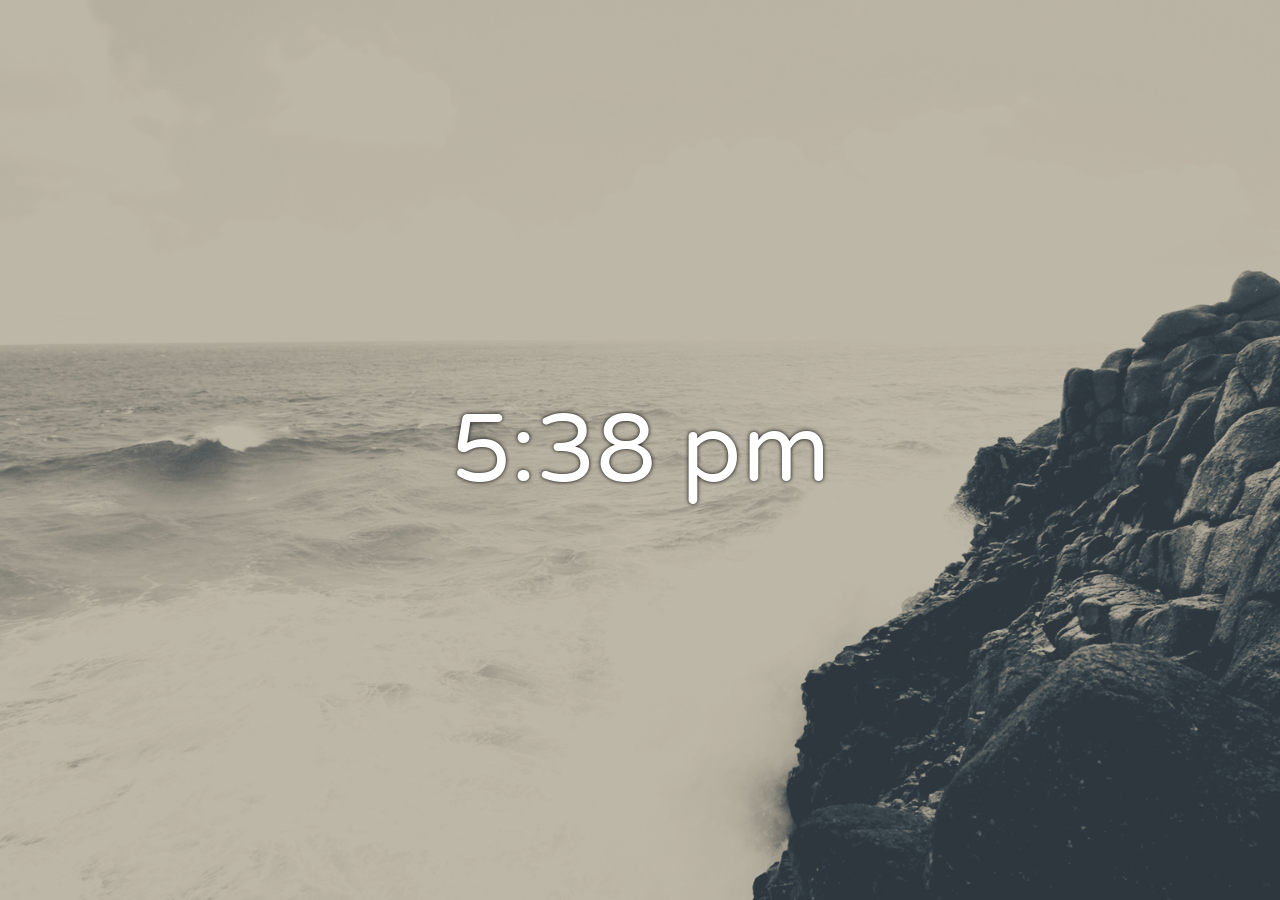
<file: index.html>
<!DOCTYPE html>
<html lang="en">
<head>
    <meta charset="UTF-8">
    <meta name="viewport" content="width=device-width, initial-scale=1.0">
    <title>New Tab</title>
    <link rel="stylesheet" href="styles.css">
</head>
<body>
    <div class="clock" id="clock"></div>
    <script src="script.js"></script>
</body>
</html>
</file>
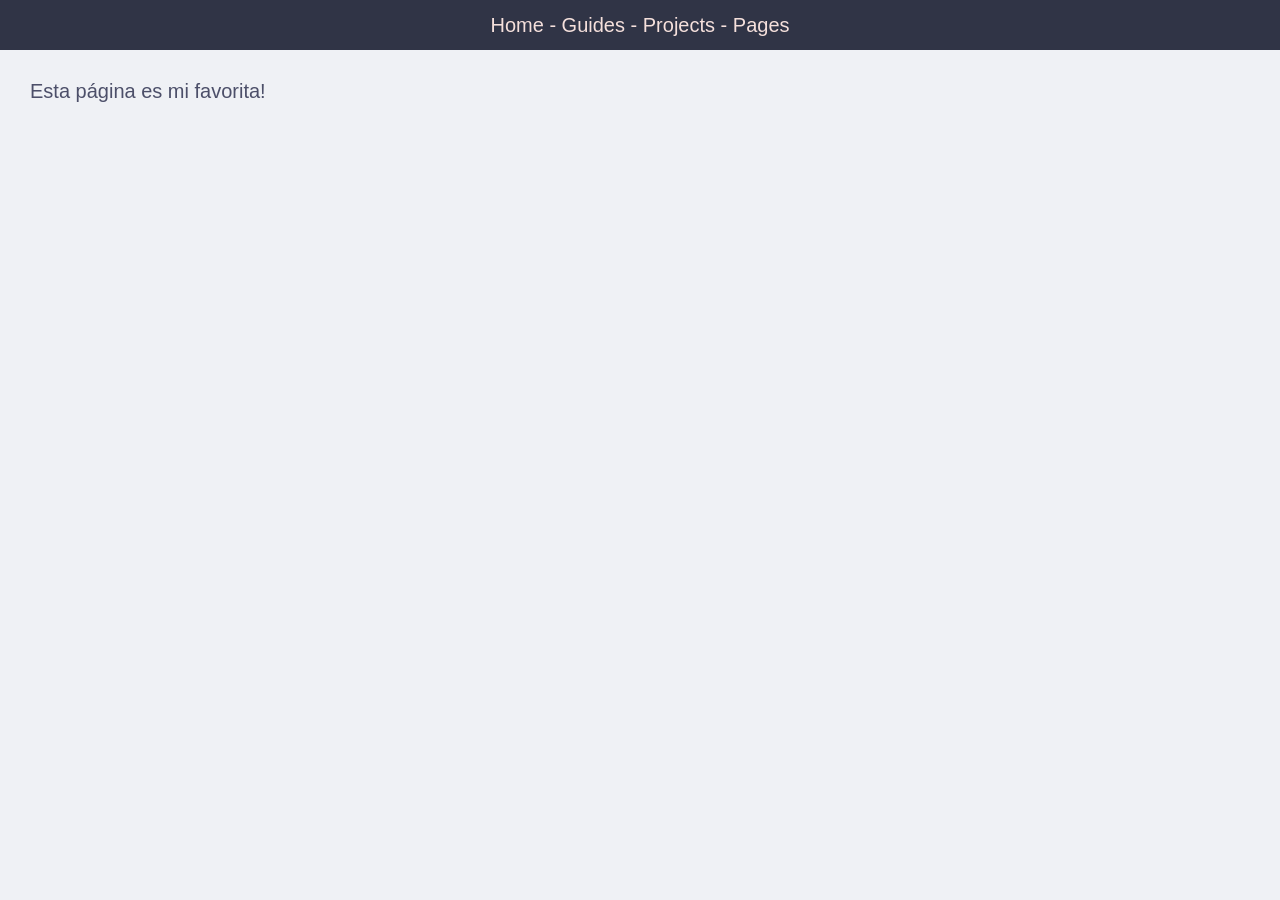
<file: main/index.html>
<!DOCTYPE html>
<html>
  <head>
    <title>Outremonde</title>
    <link rel="stylesheet" href="/css/general.css">
    <link rel="icon" href="/images/logo.png">
  </head>
  <body>
    <div class="navigation">
      <a class="navigation-link" href="/main/index.html">Home - </a>
      <a class="navigation-link" href="/main/guides.html">Guides - </a>
      <a class="navigation-link" href="/main/projects.html">Projects - </a>
      <a class="navigation-link" href="/main/page-list.html">Pages</a>
    </div>
    <div class="main">
      <p>Esta página es mi favorita!</p>
    </div>
  </body>
</html>
</file>
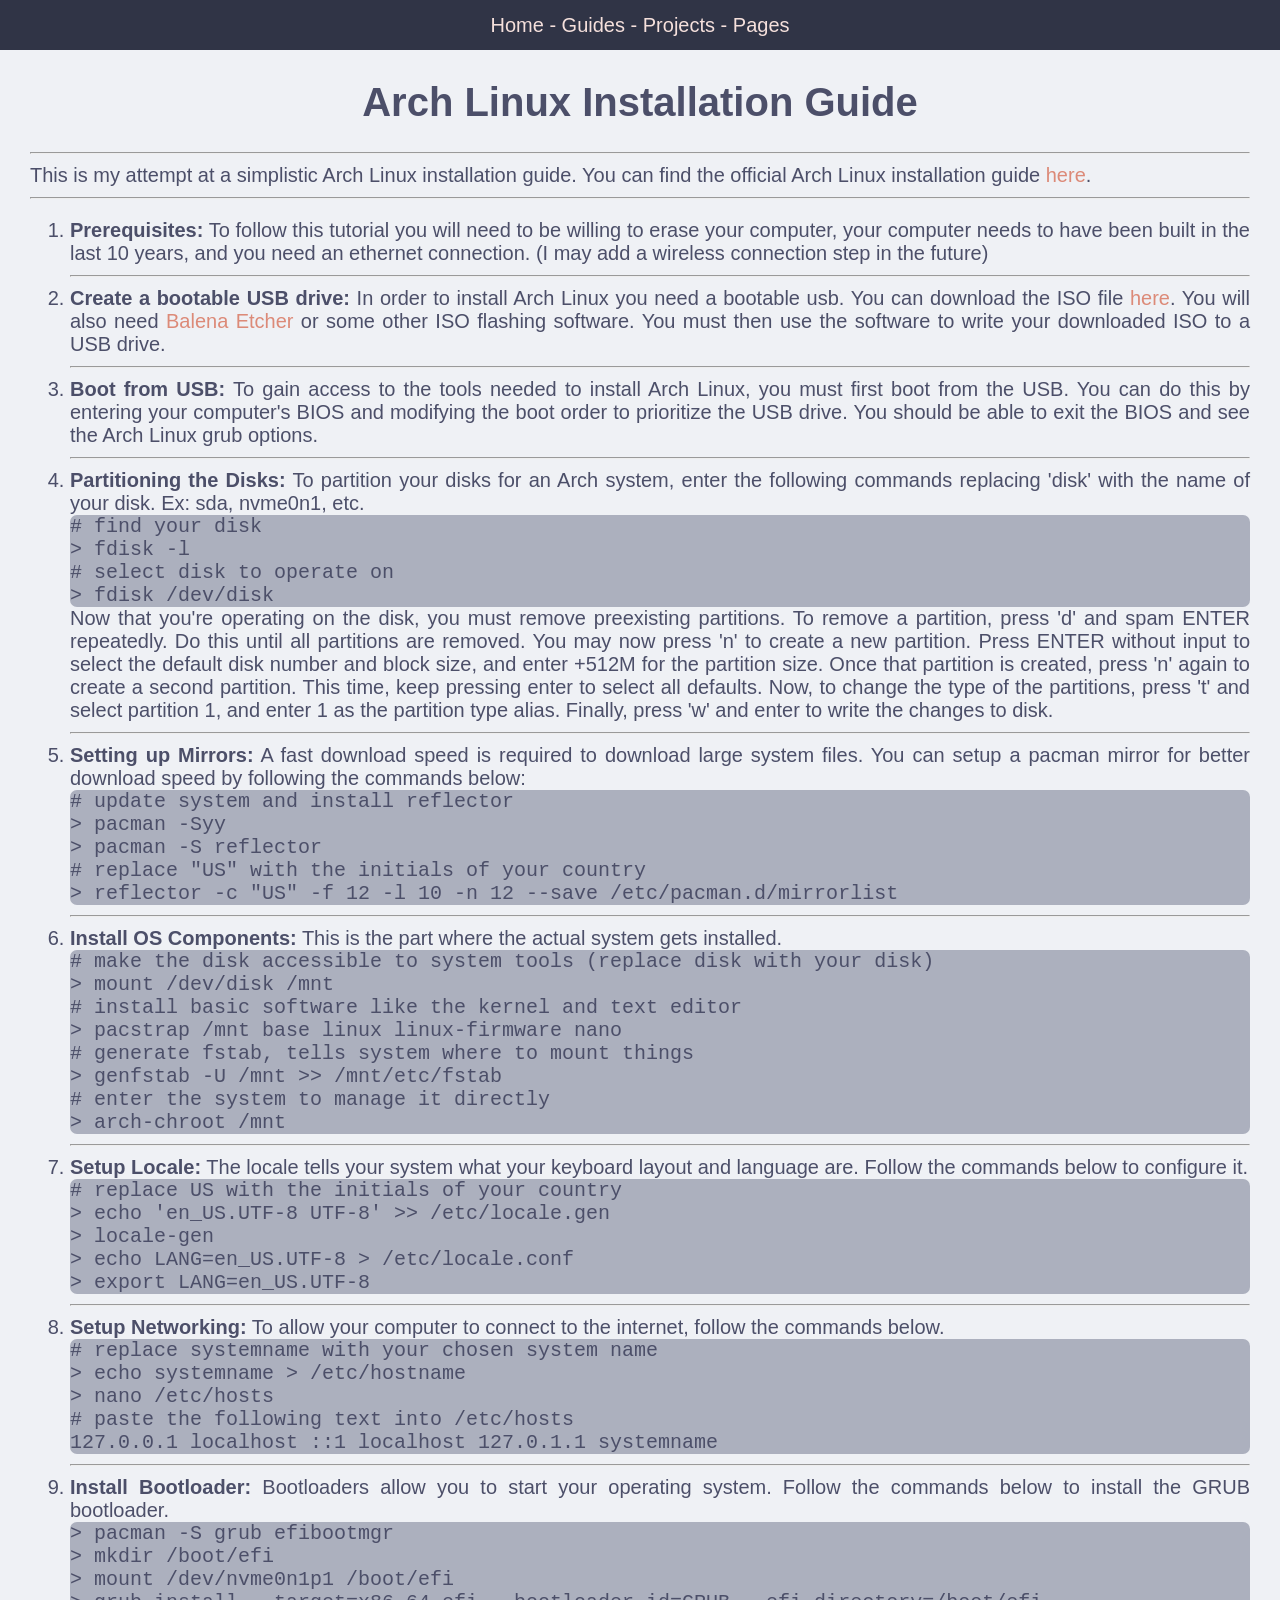
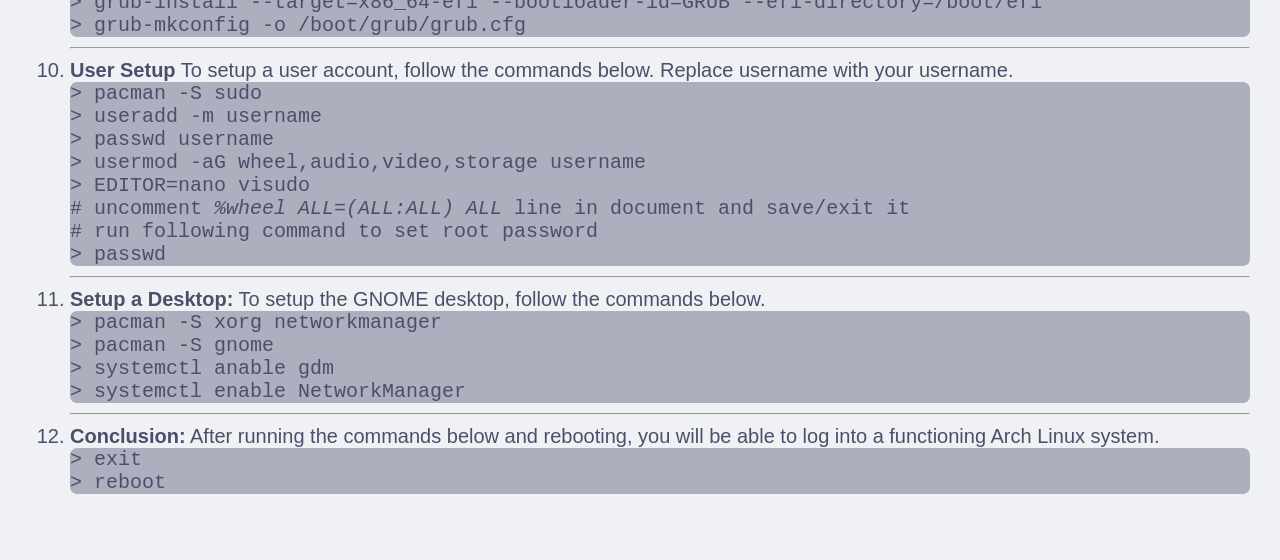
<file: guides/arch-install-guide.html>
<!DOCTYPE html>
<html>
  <head>
    <title>Outremonde</title>
    <link rel="stylesheet" href="/css/general.css">
    <link rel="icon" href="/images/logo.png">
  </head>
  <body>
    <div class="navigation">
      <a class="navigation-link" href="/index.html">Home - </a>
      <a class="navigation-link" href="/main/guides.html">Guides - </a>
      <a class="navigation-link" href="/main/projects.html">Projects - </a>
      <a class="navigation-link" href="/main/page-list.html">Pages</a>
    </div>
    <div class="main">
      <h1 class="center">Arch Linux Installation Guide</h1>
      <p>
        <hr>
        This is my attempt at a simplistic Arch Linux installation guide. 
        You can find the official Arch Linux installation guide
        <a href="https://wiki.archlinux.org/index.php/Installation_guide">here</a>.
        <hr>
        <ol>
          <li>
            <strong>Prerequisites:</strong> To follow this tutorial you will need to be willing to erase your computer,
            your computer needs to have been built in the last 10 years, and you need an ethernet connection. (I may add
            a wireless connection step in the future)
          </li>
          <hr>
          <li>
            <strong>Create a bootable USB drive:</strong> In order to install Arch Linux you need a bootable usb.
            You can download the ISO file 
            <a href="https://www.archlinux.org/download/">here</a>.
            You will also need 
            <a href="https://etcher.balena.io">Balena Etcher</a>
            or some other ISO flashing software. You must then use the software to write your downloaded ISO to a
            USB drive.
          </li>
          <hr>
          <li>
            <strong>Boot from USB:</strong> To gain access to the tools needed to install Arch Linux, you must first
            boot from the USB. You can do this by entering your computer's BIOS and modifying the boot order to
            prioritize the USB drive. You should be able to exit the BIOS and see the Arch Linux grub options.
          </li>
          <hr>
          <li>
            <strong>Partitioning the Disks:</strong> To partition your disks for an Arch system, enter the following
            commands replacing 'disk' with the name of your disk. Ex: sda, nvme0n1, etc.
            <div class="code">
              # find your disk <br>
              > fdisk -l <br>
              # select disk to operate on <br>
              > fdisk /dev/disk <br>
            </div>
            Now that you're operating on the disk, you must remove preexisting partitions. 
            To remove a partition, press 'd' and spam ENTER repeatedly. Do this until all partitions are removed.
            You may now press 'n' to create a new partition. Press ENTER without input to select the default disk number and  
            block size, and enter +512M for the partition size. Once that partition is created, press 'n' again to create
            a second partition. This time, keep pressing enter to select all defaults. Now, to change the type of the partitions,
            press 't' and select partition 1, and enter 1 as the partition type alias. Finally, press 'w' and enter to write the
            changes to disk.
          </li>
          <hr>
          <li>
            <strong>Setting up Mirrors:</strong> A fast download speed is required to download large system files.
            You can setup a pacman mirror for better download speed by following the commands below:
            <div class="code">
              # update system and install reflector <br>
              > pacman -Syy <br>
              > pacman -S reflector <br>
              # replace "US" with the initials of your country <br>
              > reflector -c "US" -f 12 -l 10 -n 12 --save /etc/pacman.d/mirrorlist <br>
            </div>
          </li>
          <hr>
          <li>
            <strong>Install OS Components:</strong> This is the part where the actual system gets installed.
            <div class="code">
              # make the disk accessible to system tools (replace disk with your disk) <br>
              > mount /dev/disk /mnt <br>
              # install basic software like the kernel and text editor <br>
              > pacstrap /mnt base linux linux-firmware nano <br>
              # generate fstab, tells system where to mount things <br>
              > genfstab -U /mnt >> /mnt/etc/fstab <br>
              # enter the system to manage it directly <br>
              > arch-chroot /mnt <br>
            </div>
          </li>
          <hr>
          <li>
            <strong>Setup Locale:</strong> The locale tells your system what your keyboard layout and language are.
            Follow the commands below to configure it.
            <div class="code">
              # replace US with the initials of your country <br>
              > echo 'en_US.UTF-8 UTF-8' >> /etc/locale.gen <br>
              > locale-gen <br>
              > echo LANG=en_US.UTF-8 > /etc/locale.conf <br>
              > export LANG=en_US.UTF-8 <br>
            </div>
          </li>
          <hr>
          <li>
            <strong>Setup Networking:</strong> To allow your computer to connect to the internet, follow the commands below.
            <div class="code">
              # replace systemname with your chosen system name <br>
              > echo systemname > /etc/hostname <br>
              > nano /etc/hosts <br>
              # paste the following text into /etc/hosts <br>
              127.0.0.1	localhost
              ::1		localhost
              127.0.1.1	systemname

            </div>  
          </li>
          <hr>
          <li>
            <strong>Install Bootloader:</strong> Bootloaders allow you to start your operating system. Follow the commands
              below to install the GRUB bootloader.
            <div class="code">
              > pacman -S grub efibootmgr <br>
              > mkdir /boot/efi <br>
              > mount /dev/nvme0n1p1 /boot/efi <br>
              > grub-install --target=x86_64-efi --bootloader-id=GRUB --efi-directory=/boot/efi <br>
              > grub-mkconfig -o /boot/grub/grub.cfg <br>
            </div>
          </li>
          <hr>
          <li>
            <strong>User Setup</strong> To setup a user account, follow the commands below. Replace username with your username.
            <div class="code">
              > pacman -S sudo <br>
              > useradd -m username <br>
              > passwd username <br>
              > usermod -aG wheel,audio,video,storage username <br>
              > EDITOR=nano visudo <br>
              # uncomment <em>%wheel ALL=(ALL:ALL) ALL</em> line in document and save/exit it <br>
              # run following command to set root password <br>
              > passwd <br>
            </div>
          </li>
          <hr>
          <li>
            <strong>Setup a Desktop:</strong> To setup the GNOME desktop, follow the commands below.
            <div class="code">
              > pacman -S xorg networkmanager <br>
              > pacman -S gnome <br>
              > systemctl anable gdm <br>
              > systemctl enable NetworkManager <br>
            </div>
          </li>
          <hr>
          <li>
            <strong>Conclusion:</strong> After running the commands below and rebooting, you 
            will be able to log into a functioning Arch Linux system.
            <div class="code">
              > exit <br>
              > reboot <br>
            </div>
          </li>
        </ol>
      </p>
    </div>
  </body>
</html>
</file>
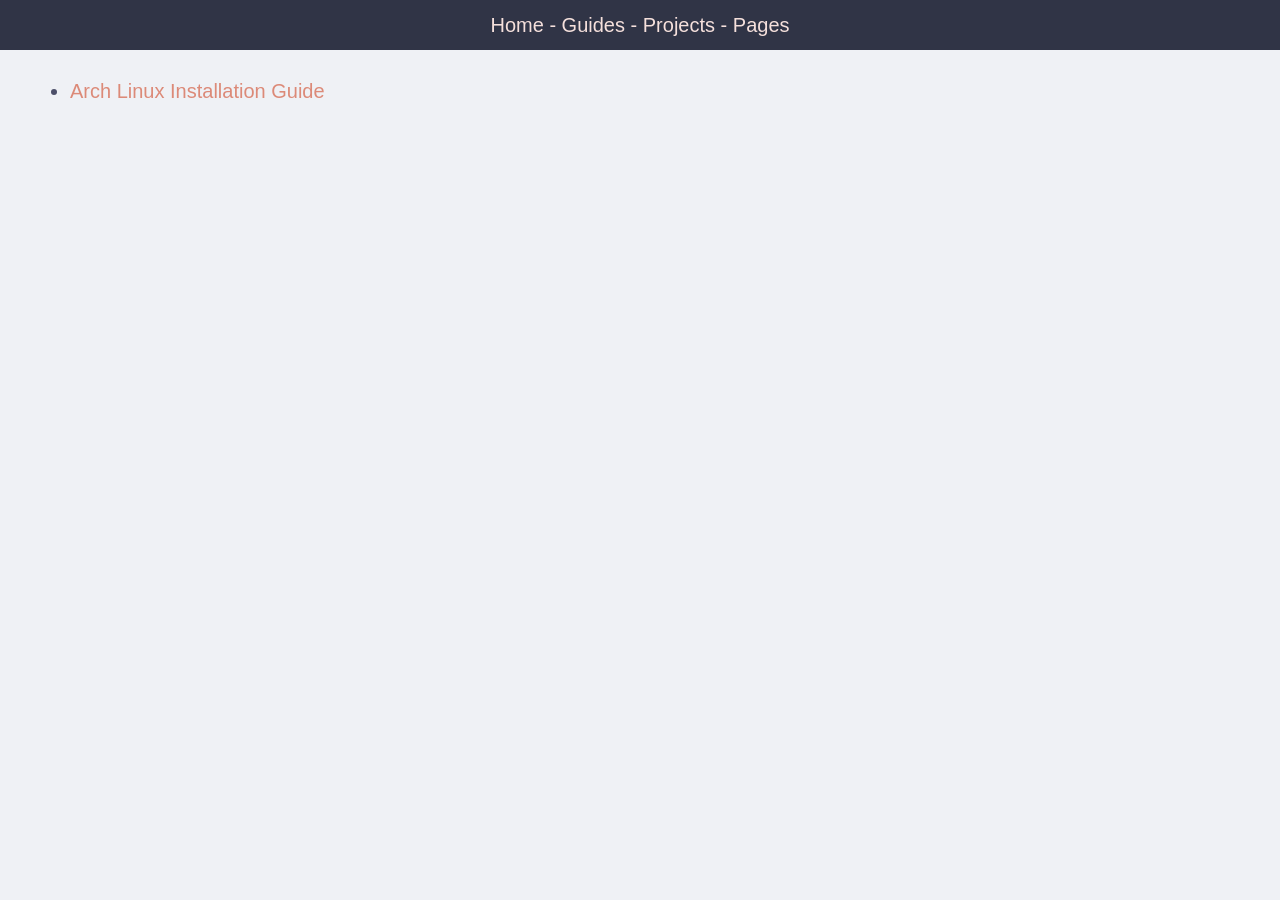
<file: main/guides.html>
<!DOCTYPE html>
<html>
  <head>
    <title>Outremonde</title>
    <link rel="stylesheet" href="/css/general.css">
    <link rel="icon" href="/images/logo.png">
  </head>
  <body>
    <div class="navigation">
      <a class="navigation-link" href="/index.html">Home - </a>
      <a class="navigation-link" href="/main/guides.html">Guides - </a>
      <a class="navigation-link" href="/main/projects.html">Projects - </a>
      <a class="navigation-link" href="/main/page-list.html">Pages</a>
    </div>
    <div class="main">
      <ul>
      <li><a class="link" href="/guides/arch-install-guide.html">Arch Linux Installation Guide</a></li>
      </ul>
    </div>
    

  </body>
</html>
</file>
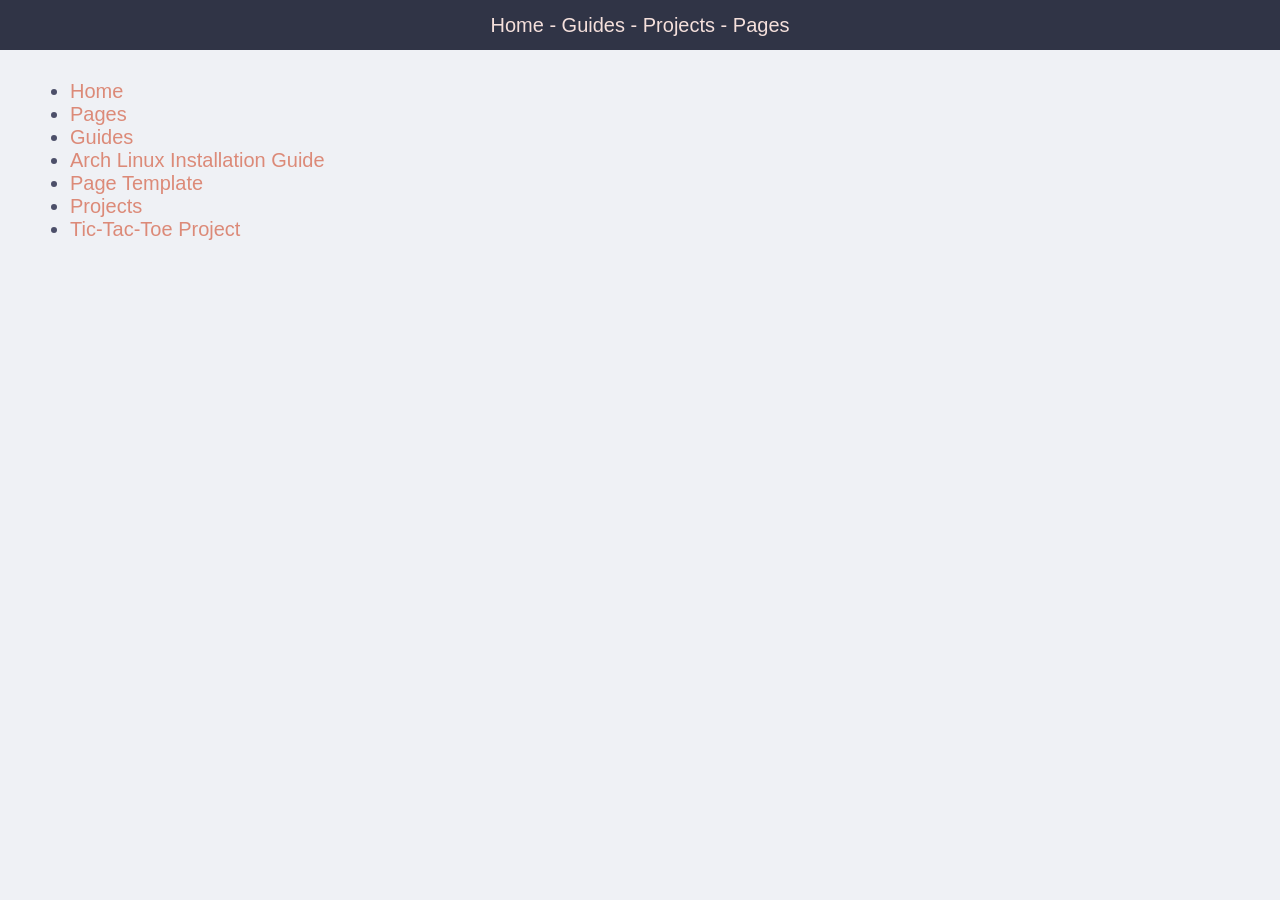
<file: main/page-list.html>
<!DOCTYPE html>
<html>
  <head>
    <title>Outremonde</title>
    <link rel="stylesheet" href="/css/general.css">
    <link rel="icon" href="/images/logo.png">
  </head>
  <body>
    <div class="navigation">
      <a class="navigation-link" href="/index.html">Home - </a>
      <a class="navigation-link" href="/main/guides.html">Guides - </a>
      <a class="navigation-link" href="/main/projects.html">Projects - </a>
      <a class="navigation-link" href="/main/page-list.html">Pages</a>
    </div>
    <div class="main">
      <ul>
        <li><a href="/index.html">Home</a> </li>
        <li><a href="/main/page-list.html">Pages</a></li>
        <li><a href="/main/guides.html">Guides</a></li>
        <li><a href ="/guides/arch-install-guide.html">Arch Linux Installation Guide</a></li>
        <li><a href ="/templates/template.html">Page Template</a></li>
        <li><a href="/main/projects.html">Projects</a></li>
        <li><a href="/projects/tic-tac-toe.html">Tic-Tac-Toe Project</a></li>
      </ul>
    </div>
  </body>
</html>
</file>
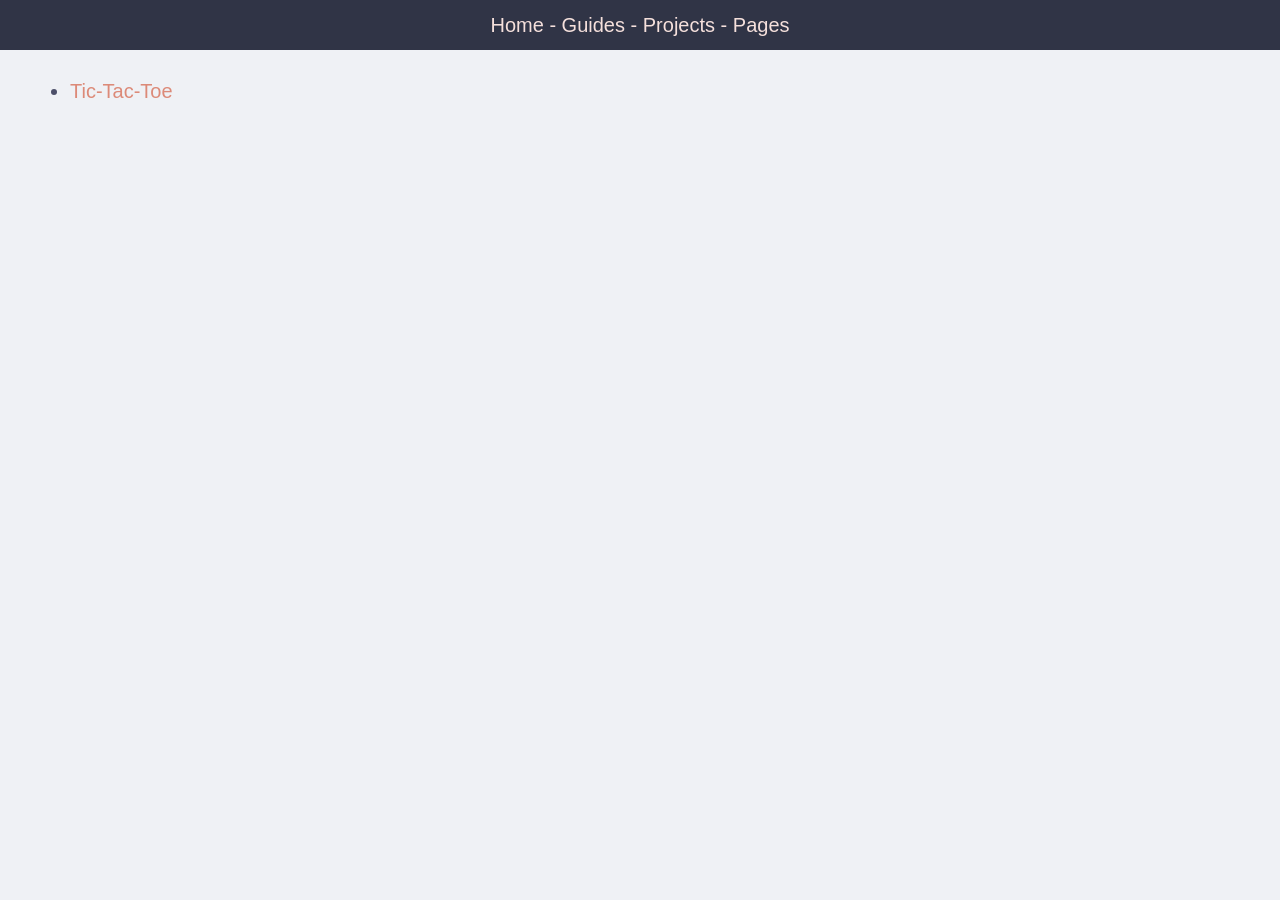
<file: main/projects.html>
<!DOCTYPE html>
<html>
  <head>
    <title>Outremonde</title>
    <link rel="stylesheet" href="/css/general.css">
    <link rel="icon" href="/images/logo.png">
  </head>
  <body>
    <div class="navigation">
      <a class="navigation-link" href="/index.html">Home - </a>
      <a class="navigation-link" href="/main/guides.html">Guides - </a>
      <a class="navigation-link" href="/main/projects.html">Projects - </a>
      <a class="navigation-link" href="/main/page-list.html">Pages</a>
    </div>
    <div class="main">
      <ul>
        <li><a href=/projects/tic-tac-toe.html>Tic-Tac-Toe</a></li>
      </ul>
    </div>
  </body>
</html>
</file>
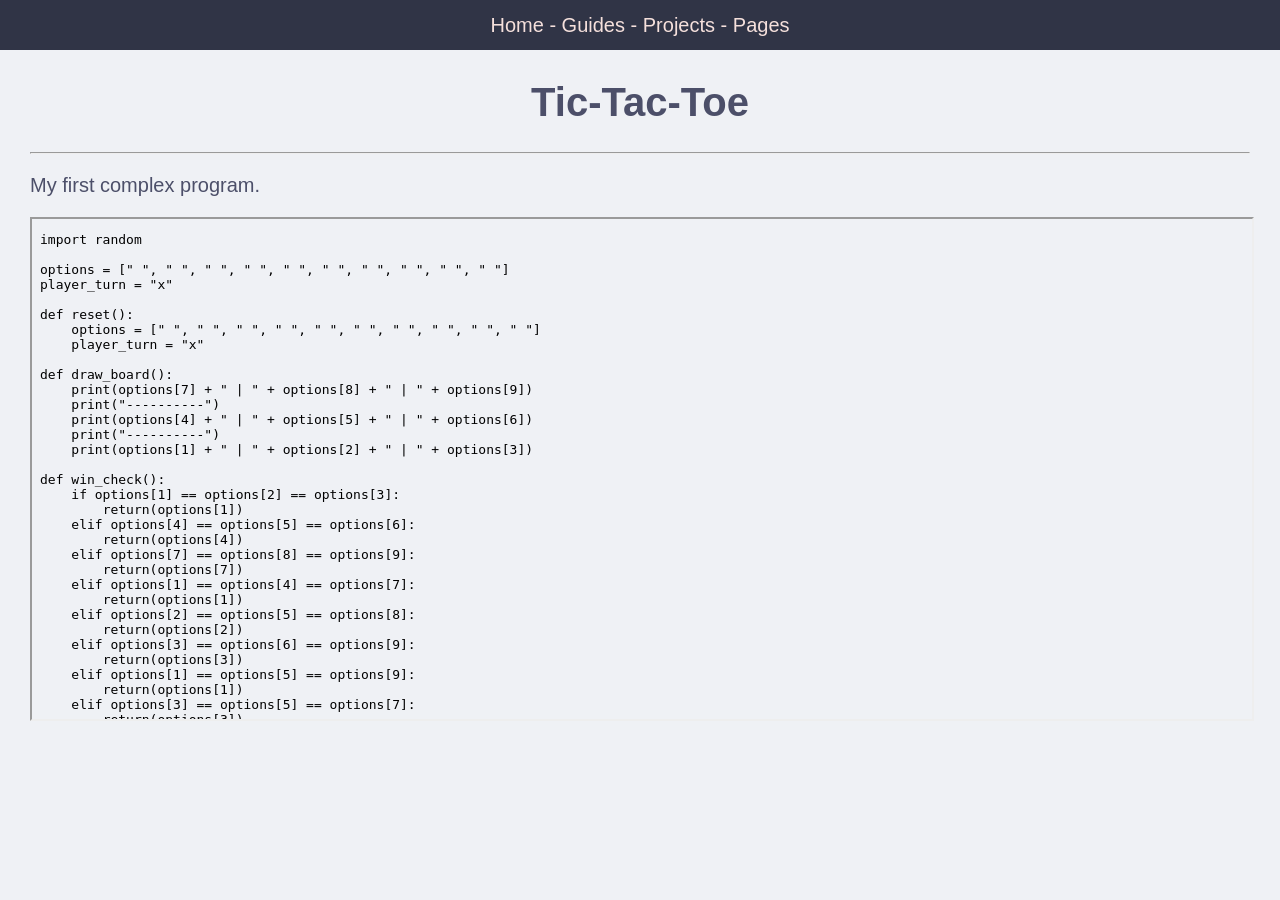
<file: projects/tic-tac-toe.html>
<!DOCTYPE html>
<html>
  <head>
    <title>Outremonde</title>
    <link rel="stylesheet" href="/css/general.css">
    <link rel="icon" href="/images/logo.png">
  </head>
  <body>
    <div class="navigation">
      <a class="navigation-link" href="/index.html">Home - </a>
      <a class="navigation-link" href="/main/guides.html">Guides - </a>
      <a class="navigation-link" href="/main/projects.html">Projects - </a>
      <a class="navigation-link" href="/main/page-list.html">Pages</a>
    </div>
    <div class="main">
      <h1 class="center">Tic-Tac-Toe</h1>
      <hr>
      <p>My first complex program.</p>
      <iframe src="/projects/tictactoe.py" title="python file"></iframe>
    </div>
  </body>
</html>
</file>
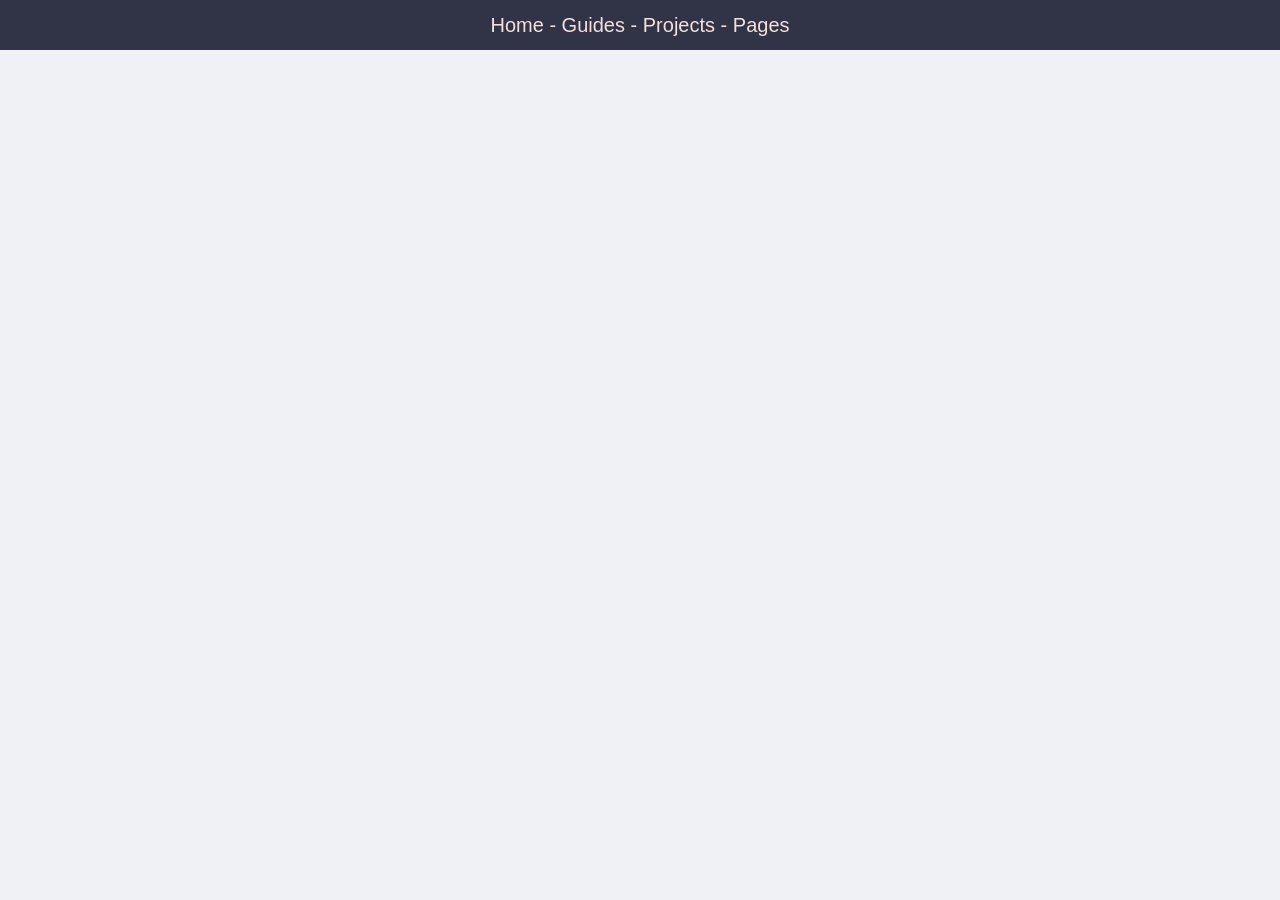
<file: templates/template.html>
<!DOCTYPE html>
<html>
  <head>
    <title>Outremonde</title>
    <link rel="stylesheet" href="/css/general.css">
    <link rel="icon" href="/images/logo.png">
  </head>
  <body>
    <div class="navigation">
      <a class="navigation-link" href="/index.html">Home - </a>
      <a class="navigation-link" href="/main/guides.html">Guides - </a>
      <a class="navigation-link" href="/main/projects.html">Projects - </a>
      <a class="navigation-link" href="/main/page-list.html">Pages</a>
    </div>
    <div class="main">
    </div>
  </body>
</html>
</file>
<file: styles.css>
@import url('https://fonts.googleapis.com/css2?family=Varela+Round&display=swap');

body {
    display: flex;
    justify-content: center;
    align-items: center;
    height: 100vh;
    margin: 0;
    font-family: 'Arial', sans-serif;
    background-size: cover;
    background-position: center;
    background-image: url(./oceanfront.png);
}

.clock {
    font-size: 6em;
    color: white;
    background: transparent;
    font-family: "Varela Round", sans-serif;
    font-weight: 500;
    font-style: normal;
    text-shadow: 0px 0px 4px black;
}
</file>
<file: css/general.css>
/* Section Modifiers */
.navigation {
    background-color: rgb(48,52,70);
    overflow: hidden;
    text-align: center;
    height: 50px;
    position: fixed;
    top: 0;
    left: 0;
    width: 100%
}
.main {
    padding-inline: 30px;
    height: 100%;
    text-align: justify;
    margin-top: 80px;
}
.navigation-link {
    line-height: 50px;
    color: rgb(245,224,220);
    text-decoration: none;
}


/* Element Modifiers */
a {
    color: rgb(220,138,120);
    text-decoration: none;
 
}
html, body {
    width: 100%;
    left: 0px;
    margin: 0px;
    padding: 0px;
    
}
body {
    font-family: sans-serif;
    font-size: 20px;
    background-color: rgb(239,241,245);
    color: rgb(76,79,105);
}
hr {
    size: 2px;
}
iframe {
    height: 500px;
    width: 100%;
    box-shadow: none;
}


/* Optional Modifiers */
.code {
    font-family: monospace;
    background-color: rgb(172,176,190);
    border-radius: 7px;
    
}
.center {
    text-align: center;
}


/* No Scrollbar */
/* Hide scrollbar for Chrome, Safari and Opera */
body::-webkit-scrollbar {
    display: none;
  }
  
  /* Hide scrollbar for IE, Edge and Firefox */
  body {
    -ms-overflow-style: none;  /* IE and Edge */
    scrollbar-width: none;  /* Firefox */
  }
</file>
